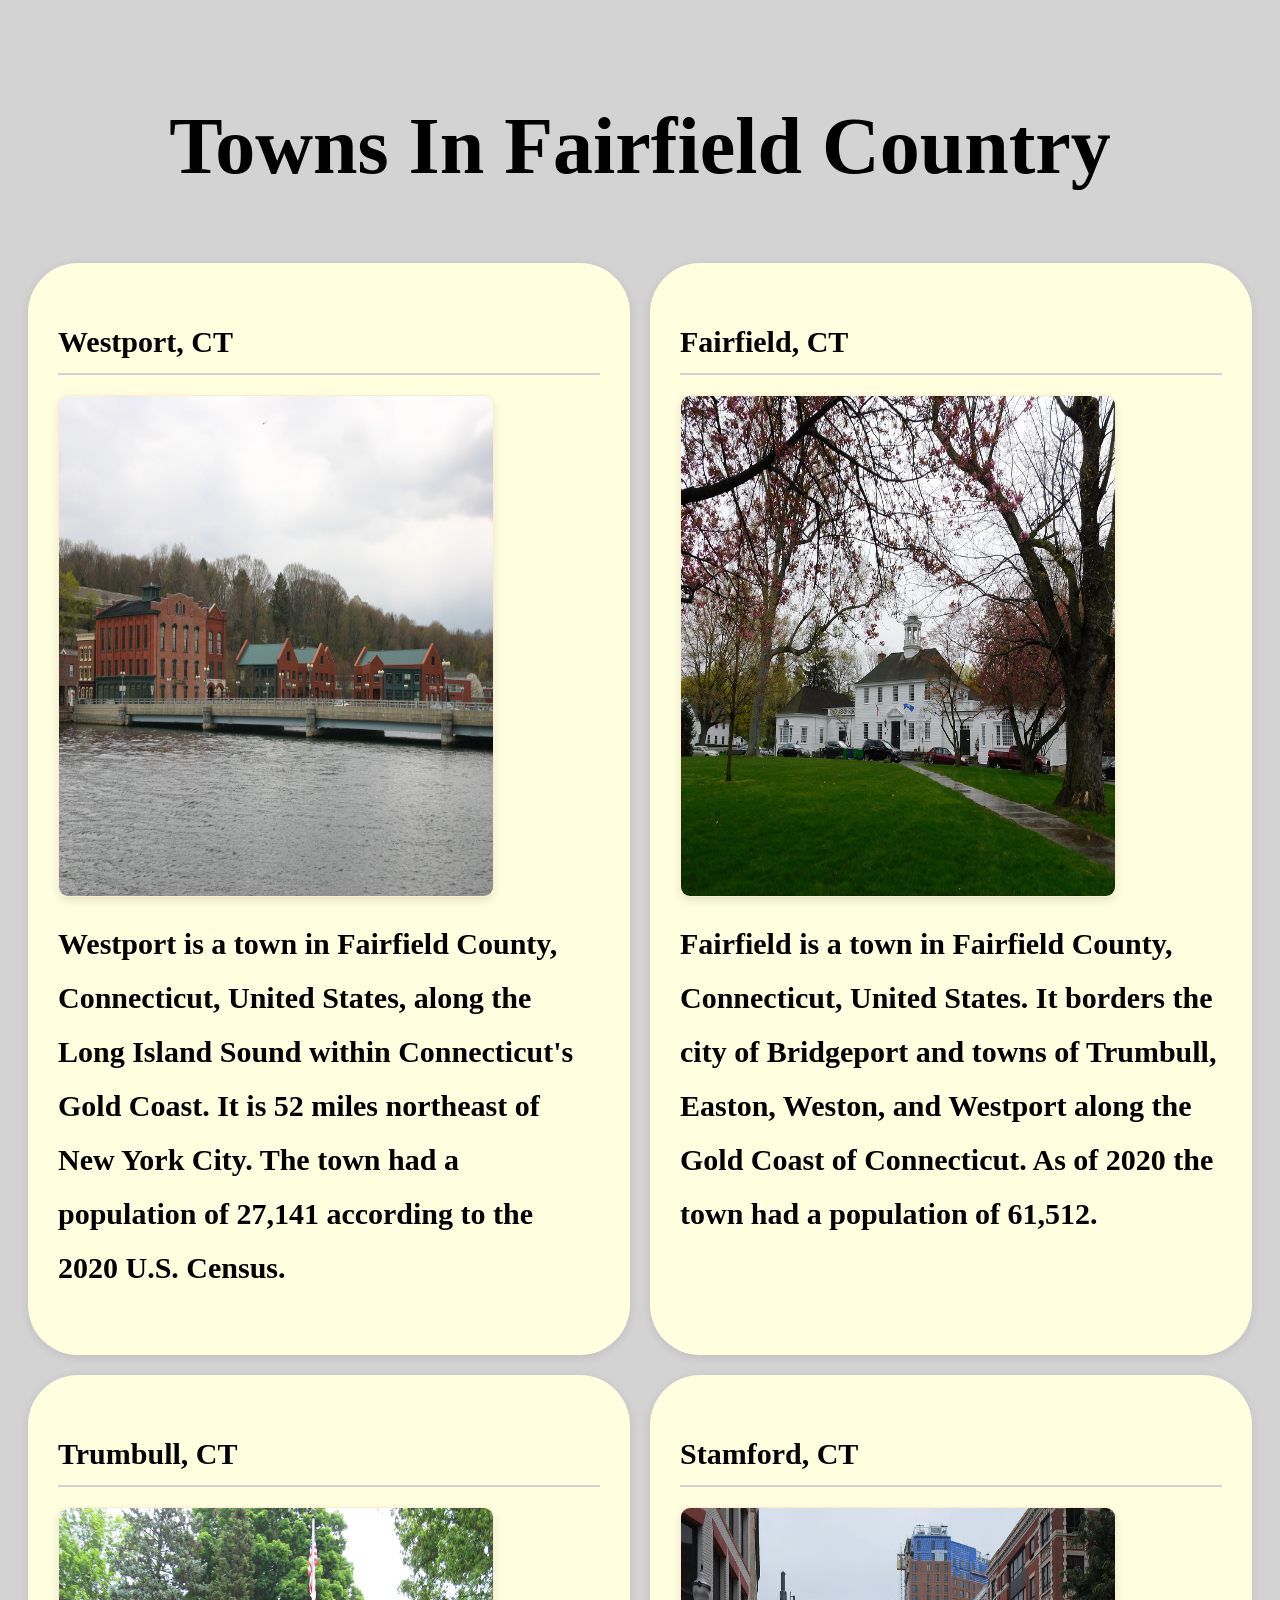
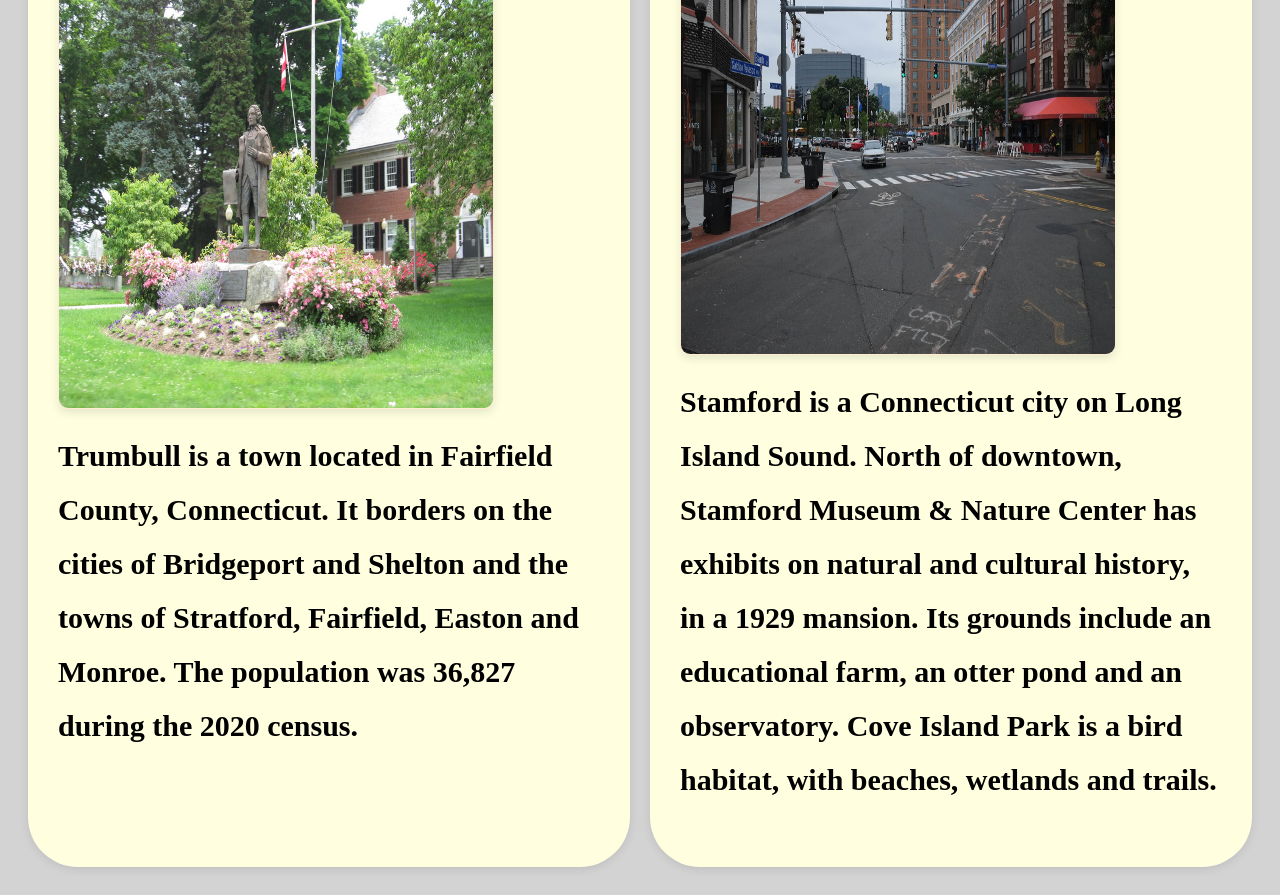
<file: shivani_singh_CSS_project/CSS_project_4/index.html>
<!DOCTYPE html>
<html lang="en">
<head>
    <meta charset="UTF-8">
    <meta name="viewport" content="width=device-width, initial-scale=1.0">
    <title>Towns in Fairfield County</title>
    <link rel="stylesheet" href="styles.css">
</head>
<body>
    <h1>Towns In Fairfield Country</h1>
        <div class="container">
            <div class="column left-column">
                <div class="section">
                    <h2>Westport, CT</h2>
                    <img src="bridge.jpeg" alt="Bridgeport" />
                    <p>Westport is a town in Fairfield County, Connecticut, United States, along the Long Island Sound within Connecticut's Gold Coast. It is 52 miles northeast of New York City. The town had a population of 27,141 according to the 2020 U.S. Census.</p>
                </div>
                <div class="section">
                    <h2>Trumbull, CT</h2>
                    <img src="trumbull.jpeg" alt="Trumbull"/>
                    <p>Trumbull is a town located in Fairfield County, Connecticut. It borders on the cities of Bridgeport and Shelton and the towns of Stratford, Fairfield, Easton and Monroe. The population was 36,827 during the 2020 census.</p>
                </div>
            </div>
            <div class="column right-column">
                <div class="section">
                    
                    <h2>Fairfield, CT</h2>
                    <img src="fairfield.jpeg" alt="Fairfield" />
                    <p>Fairfield is a town in Fairfield County, Connecticut, United States. It borders the city of Bridgeport and towns of Trumbull, Easton, Weston, and Westport along the Gold Coast of Connecticut. As of 2020 the town had a population of 61,512.</p>
                </div>
                <div class="section">
                    <h2>Stamford, CT</h2>
                    <img src="stamford.jpeg" alt="Stamford" />
                    <p>Stamford is a Connecticut city on Long Island Sound. North of downtown, Stamford Museum & Nature Center has exhibits on natural and cultural history, in a 1929 mansion. Its grounds include an educational farm, an otter pond and an observatory. Cove Island Park is a bird habitat, with beaches, wetlands and trails.</p>
                </div>
            </div>
        </div>
</body>
</html>
</file>
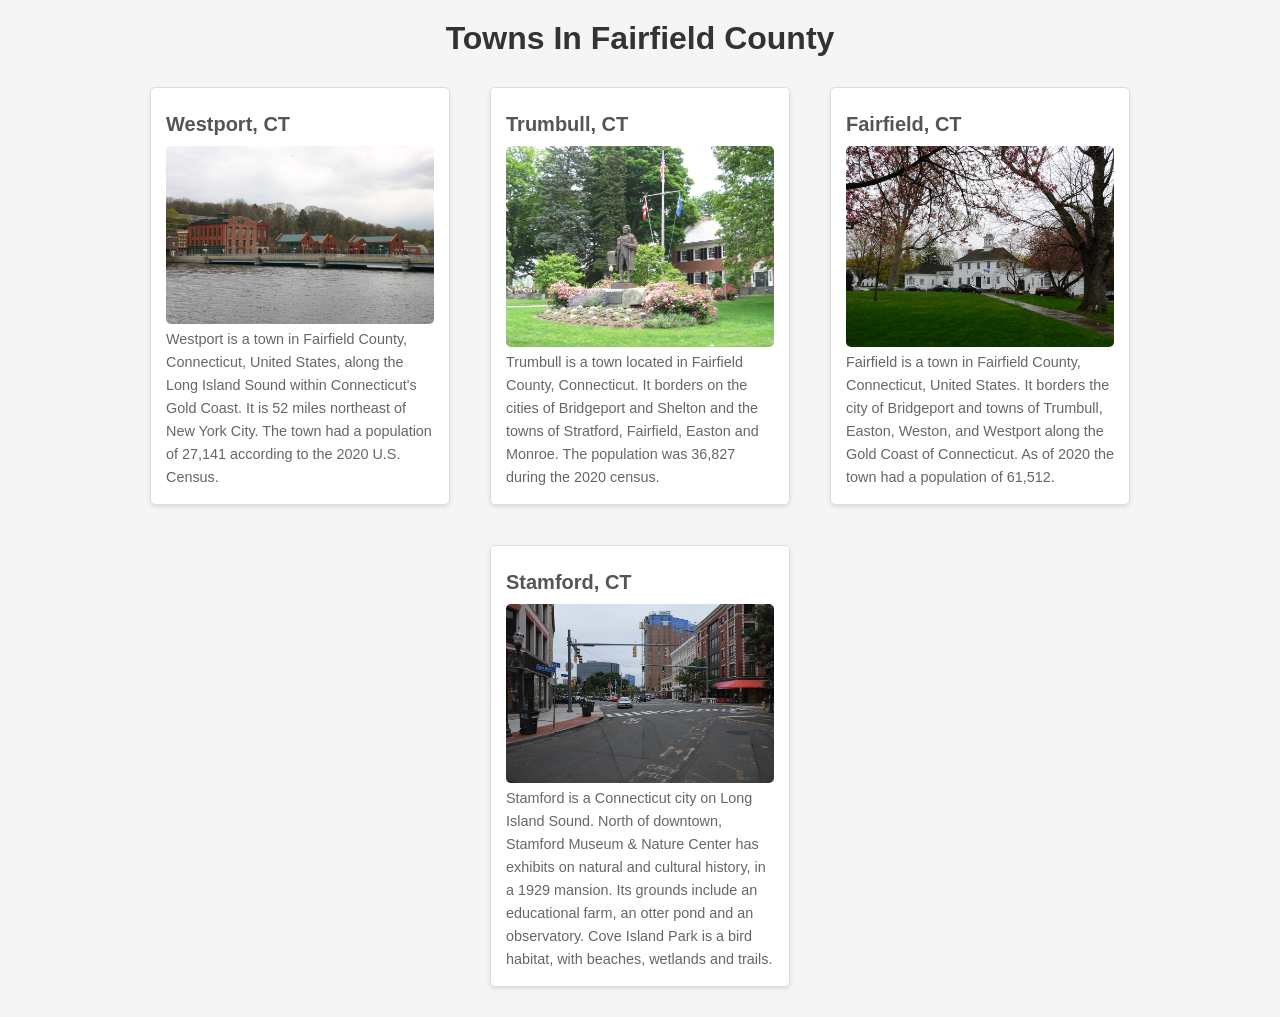
<file: shivani_singh_CSS_project/CSS_project_5/index.html>
<!DOCTYPE html>
<html lang="en">
<head>
    <meta charset="UTF-8">
    <meta name="viewport" content="width=device-width, initial-scale=1.0">
    <title>Towns in Fairfield County</title>
    <link rel="stylesheet" href="styles.css">
</head>
<body>
    <h1>Towns In Fairfield County</h1>
    <div class="container">
        <div class="card">
            <h2>Westport, CT</h2>
            <img src="bridge.jpeg" alt="Westport" />
            <p>Westport is a town in Fairfield County, Connecticut, United States, along the Long Island Sound within Connecticut's Gold Coast. It is 52 miles northeast of New York City. The town had a population of 27,141 according to the 2020 U.S. Census.</p>
        </div>
        <div class="card">
            <h2>Trumbull, CT</h2>
            <img src="trumbull.jpeg" alt="Trumbull" />
            <p>Trumbull is a town located in Fairfield County, Connecticut. It borders on the cities of Bridgeport and Shelton and the towns of Stratford, Fairfield, Easton and Monroe. The population was 36,827 during the 2020 census.</p>
        </div>
        <div class="card">
            <h2>Fairfield, CT</h2>
            <img src="fairfield.jpeg" alt="Fairfield" />
            <p>Fairfield is a town in Fairfield County, Connecticut, United States. It borders the city of Bridgeport and towns of Trumbull, Easton, Weston, and Westport along the Gold Coast of Connecticut. As of 2020 the town had a population of 61,512.</p>
        </div>
        <div class="card">
            <h2>Stamford, CT</h2>
            <img src="stamford.jpeg" alt="Stamford" />
            <p>Stamford is a Connecticut city on Long Island Sound. North of downtown, Stamford Museum & Nature Center has exhibits on natural and cultural history, in a 1929 mansion. Its grounds include an educational farm, an otter pond and an observatory. Cove Island Park is a bird habitat, with beaches, wetlands and trails.</p>
        </div>
    </div>
</body>
</html>
</file>
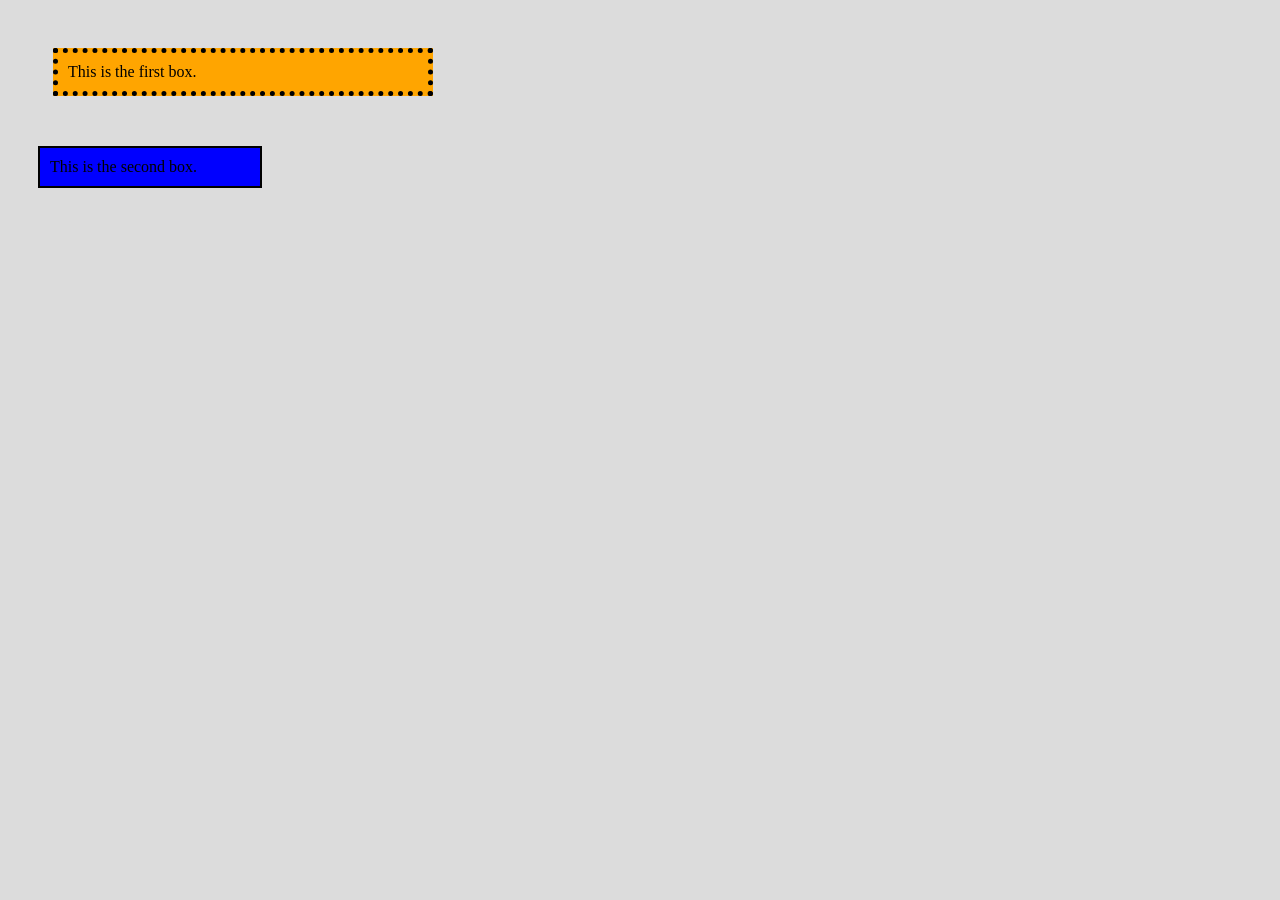
<file: shivani_singh_CSS_project/CSS-project_3/boxes.html>
<!DOCTYPE html>
<html lang="en">
<head>
    <meta charset="UTF-8">
    <meta name="viewport" content="width=device-width, initial-scale=1.0">
    <title>Styled Boxes</title>
    <link rel="stylesheet" href="boxes_style.css">
</head>
<body>
    <div class="box first-box">
        This is the first box.
    </div>
    <div class="box second-box">
        This is the second box.
    </div>
</body>
</html>
</file>
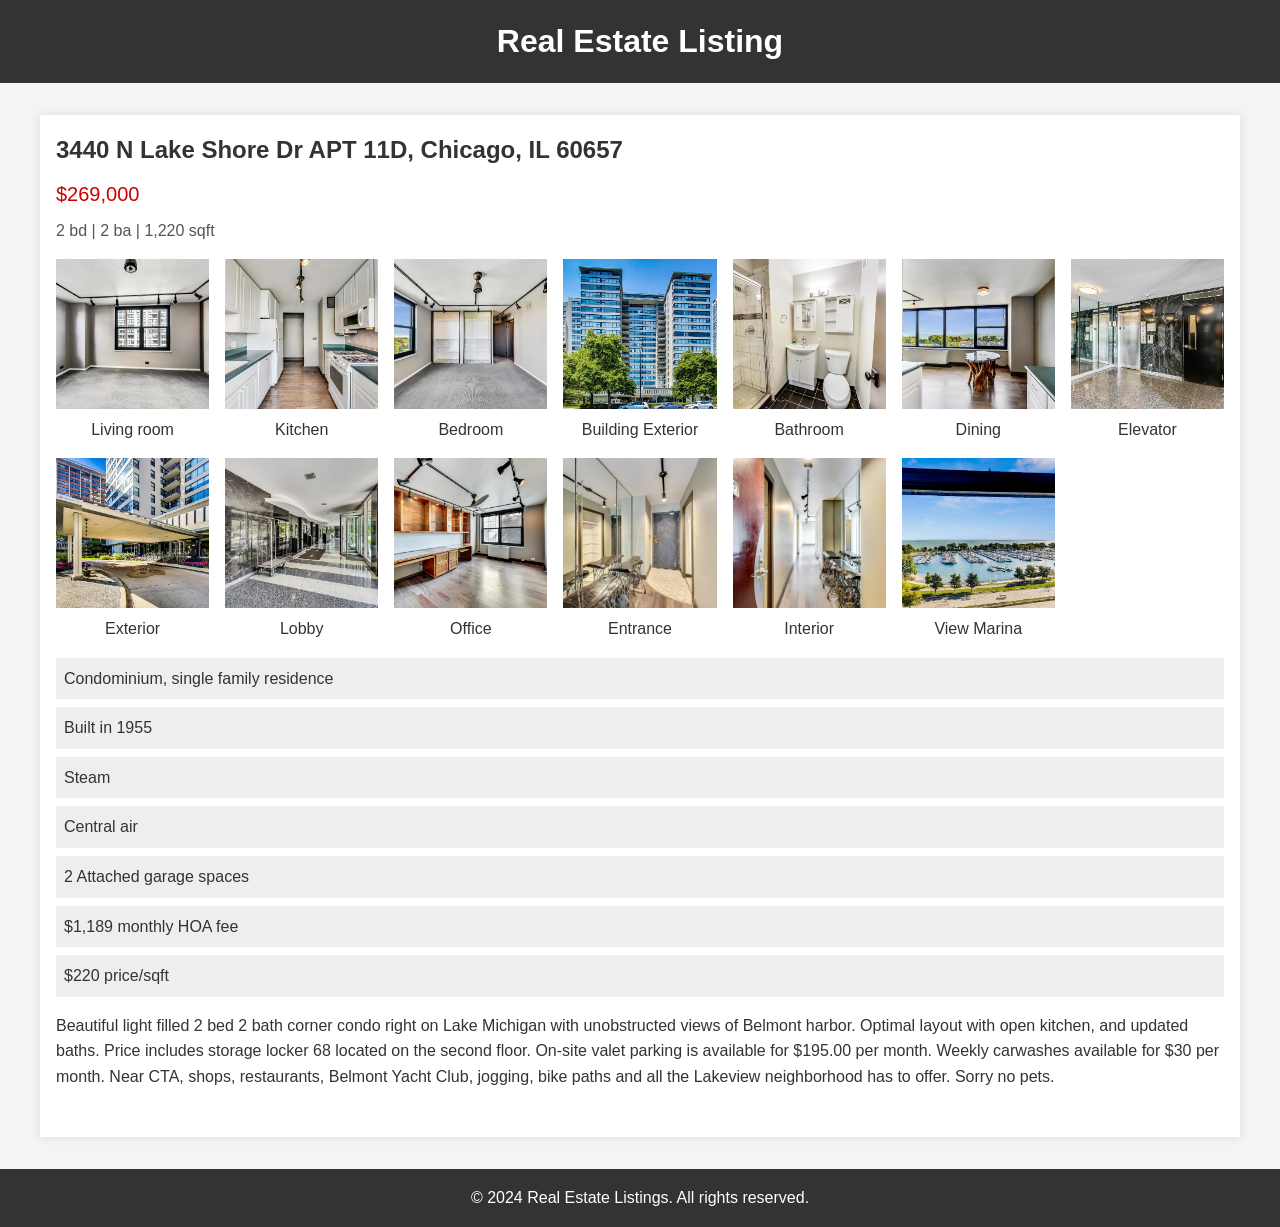
<file: shivani_singh_CSS_project/CSS_final/real_estate.html>
<!DOCTYPE html>
<html lang="en">
<head>
    <meta charset="UTF-8">
    <meta name="viewport" content="width=device-width, initial-scale=1.0">
    <title>Real Estate Listing</title>
    <link rel="stylesheet" href="styles.css">
</head>
<body>
    <header>
        <h1>Real Estate Listing</h1>
    </header>
    <main>
        <section class="property">
            <h2>3440 N Lake Shore Dr APT 11D, Chicago, IL 60657</h2>
            <p class="price">$269,000</p>
            <p class="details">2 bd | 2 ba | 1,220 sqft</p>
            <div class="images">
                <figure>
                    <img src="living.png" alt="Living room">
                    <figcaption>Living room</figcaption>
                </figure>
                <figure>
                    <img src="kitchen.png" alt="Kitchen">
                    <figcaption>Kitchen</figcaption>
                </figure>
                <figure>
                    <img src="bedroom .png" alt="Bedroom">
                    <figcaption>Bedroom</figcaption>
                </figure>
                <figure>
                    <img src="Building Exterior.png" alt="Building Exterior">
                    <figcaption>Building Exterior</figcaption>
                </figure>
                <figure>
                    <img src="bathroom.png" alt="Bathroom">
                    <figcaption>Bathroom</figcaption>
                </figure>
                <figure>
                    <img src="dining.png" alt="Dining">
                    <figcaption>Dining</figcaption>
                </figure>
                <figure>
                    <img src="elevator.png" alt="Elevator">
                    <figcaption>Elevator</figcaption>
                </figure>
                <figure>
                    <img src="exterior.png" alt="Exterior">
                    <figcaption>Exterior</figcaption>
                </figure>
                <figure>
                    <img src="lobby.png" alt="Lobby">
                    <figcaption>Lobby</figcaption>
                </figure>
                <figure>
                    <img src="office.png" alt="Office">
                    <figcaption>Office</figcaption>
                </figure>
                <figure>
                    <img src="entrance.png" alt="Entrance">
                    <figcaption>Entrance</figcaption>
                </figure>
                <figure>
                    <img src="interior.png" alt="Interior">
                    <figcaption>Interior</figcaption>
                </figure>
                <figure>
                    <img src="view-marina.png" alt="View Marina">
                    <figcaption>View Marina</figcaption>
                </figure>
            </div>
            <ul class="features">
                <li>Condominium, single family residence</li>
                <li>Built in 1955</li>
                <li>Steam</li>
                <li>Central air</li>
                <li>2 Attached garage spaces</li>
                <li>$1,189 monthly HOA fee</li>
                <li>$220 price/sqft</li>
            </ul>
            <p class="description">
                Beautiful light filled 2 bed 2 bath corner condo right on Lake Michigan with unobstructed views of Belmont harbor. Optimal layout with open kitchen, and updated baths. Price includes storage locker 68 located on the second floor. On-site valet parking is available for $195.00 per month. Weekly carwashes available for $30 per month. Near CTA, shops, restaurants, Belmont Yacht Club, jogging, bike paths and all the Lakeview neighborhood has to offer. Sorry no pets.
            </p>
        </section>
    </main>
    <footer>
        <p>&copy; 2024 Real Estate Listings. All rights reserved.</p>
    </footer>
</body>
</html>
</file>
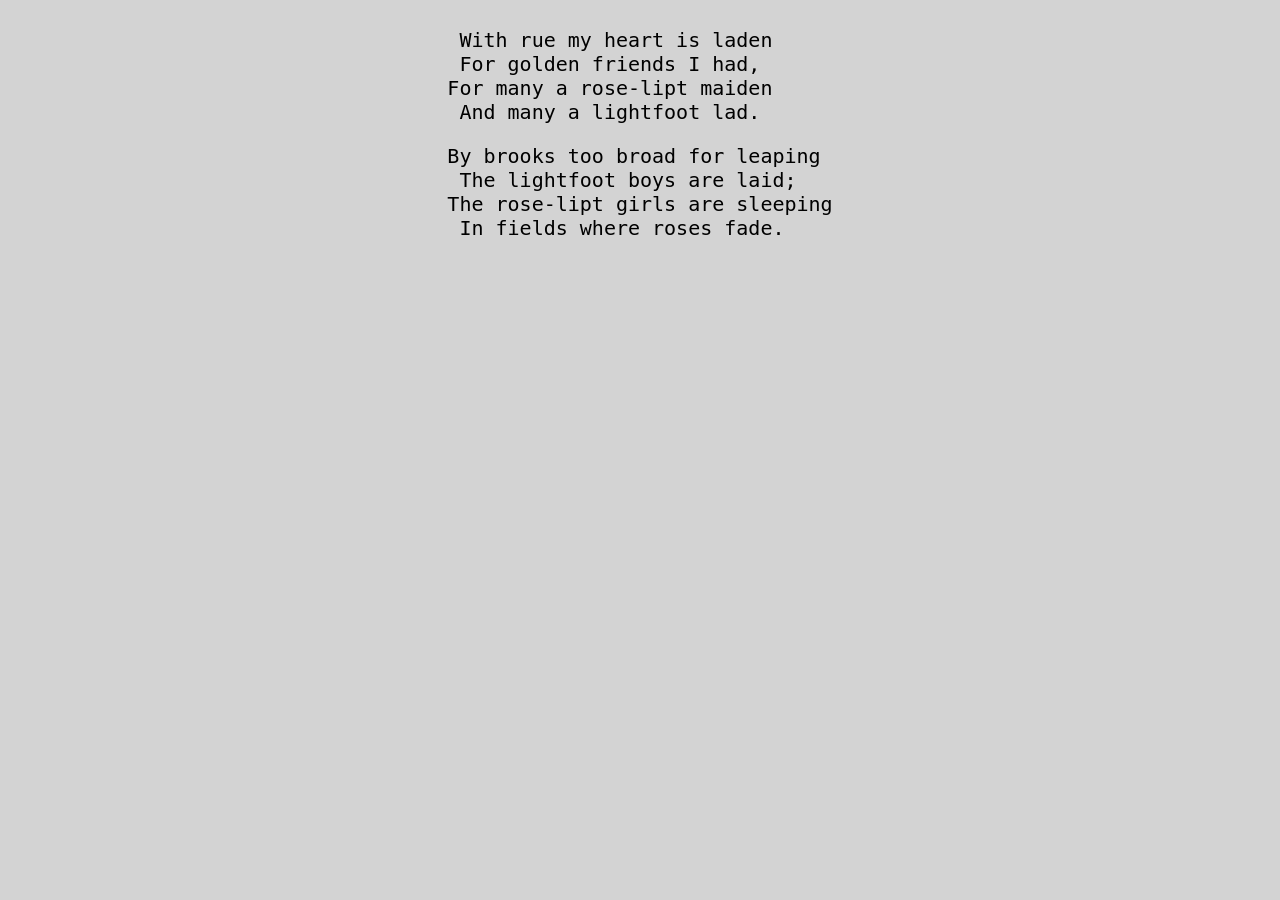
<file: shivani_singh_CSS_project/CSS_project_1/poem.html>
<!DOCTYPE html>
<html lang="en">
<head>
    <meta charset="UTF-8">
    <meta name="viewport" content="width=device-width, initial-scale=1.0">
    <title>Poem By AE Houseman</title>
    <link rel="stylesheet" href="poem_style.css"/>
</head>
<body>
    <div class="Poem">
            <pre> With rue my heart is laden 
 For golden friends I had,
For many a rose-lipt maiden
 And many a lightfoot lad.</pre>
            <pre>By brooks too broad for leaping
 The lightfoot boys are laid;
The rose-lipt girls are sleeping
 In fields where roses fade.
            </pre>
    </div>
</body>
</html>
</file>
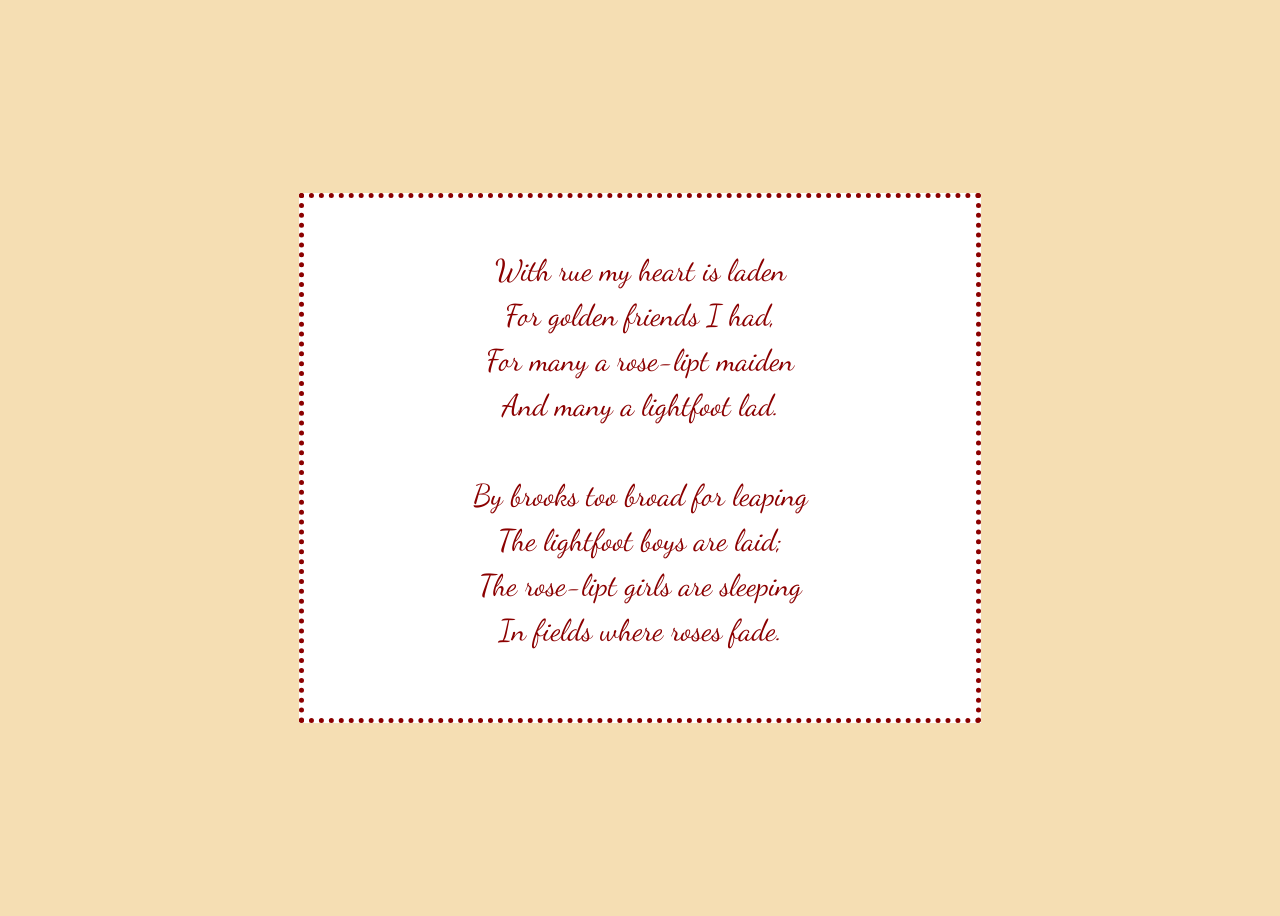
<file: shivani_singh_CSS_project/CSS_project_2/poem.html>
<!DOCTYPE html>
<html lang="en">
<head>
    <meta charset="UTF-8">
    <meta name="viewport" content="width=device-width, initial-scale=1.0">
    <title>Poem by AE Houseman</title>
    <link rel="stylesheet" href="poem_style.css">
</head>
<body>
    <div class="poem">
        <p>With rue my heart is laden<br>
        For golden friends I had,<br>
        For many a rose-lipt maiden<br>
        And many a lightfoot lad.</p>
        <p>By brooks too broad for leaping<br>
        The lightfoot boys are laid;<br>
        The rose-lipt girls are sleeping<br>
        In fields where roses fade.</p>
    </div>
</body>
</html>
</file>
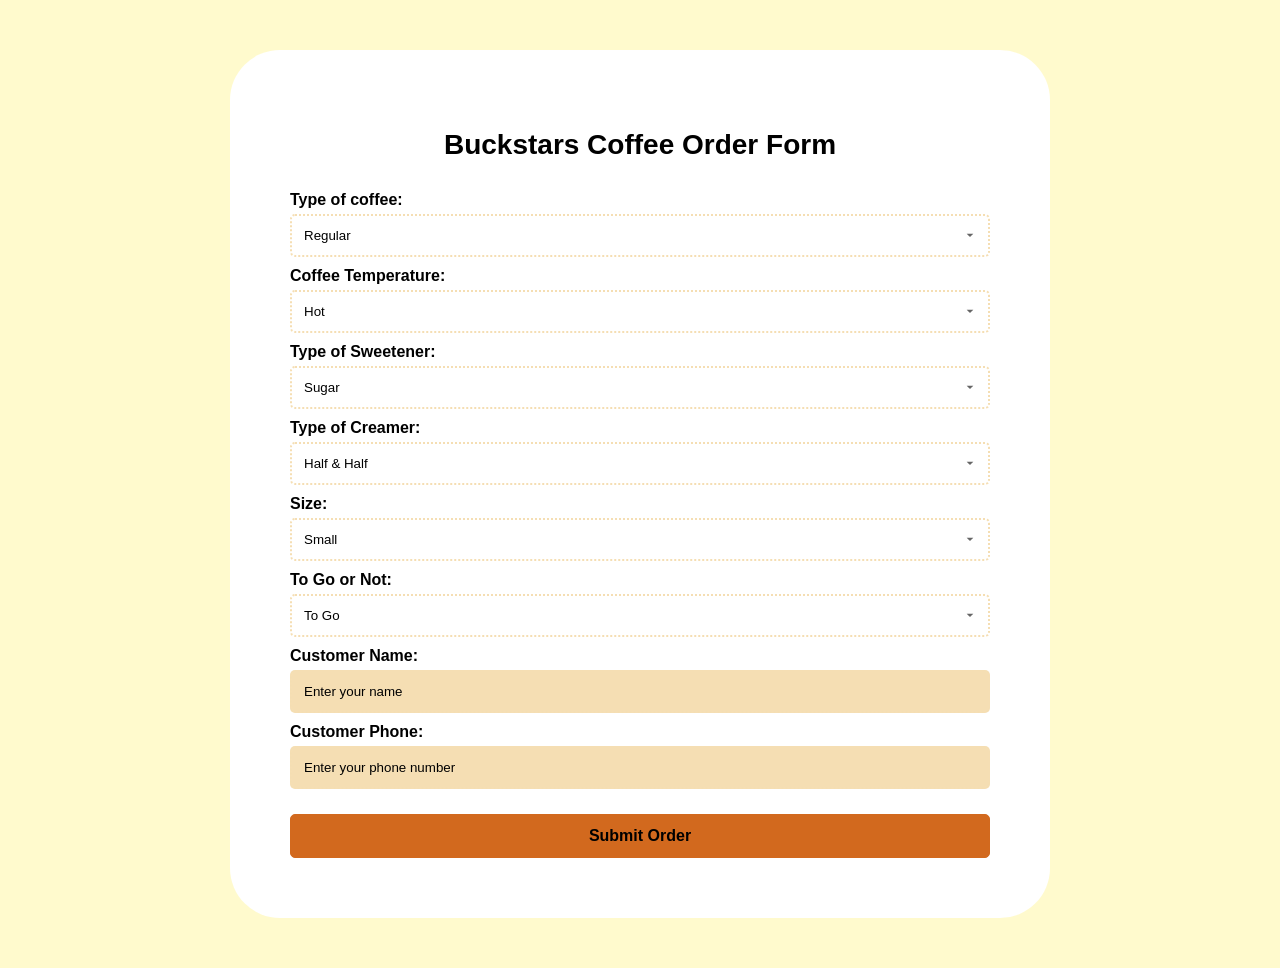
<file: shivani_singh_CSS_project/CSS_project_6/form.html>
<!DOCTYPE html>
<html lang="en">
<head>
    <meta charset="UTF-8">
    <meta name="viewport" content="width=device-width, initial-scale=1.0">
    <title>Buckstars Coffee Order Form</title>
    <link rel="stylesheet" href="form_style.css">
</head>
<body>
    <div class="form-container">
        <h1>Buckstars Coffee Order Form</h1>
        <form>
            <label for="type-of-coffee">Type of coffee:</label>
            <select id="type-of-coffee" name="type-of-coffee">
                <option value="regular">Regular</option>
                <option value="decaf">Decaf</option>
                <option value="50-50">50/50</option>
            </select>

            <label for="coffee-temp">Coffee Temperature:</label>
            <select id="coffee-temp" name="coffee-temp">
                <option value="hot">Hot</option>
                <option value="iced">Iced</option>
            </select>

            <label for="sweetener">Type of Sweetener:</label>
            <select id="sweetener" name="sweetener">
                <option value="sugar">Sugar</option>
                <option value="splenda">Splenda</option>
                <option value="equal">Equal</option>
                <option value="sweet-n-low">Sweet n’ Low</option>
                <option value="stevia">Stevia</option>
            </select>

            <label for="creamer">Type of Creamer:</label>
            <select id="creamer" name="creamer">
                <option value="half-and-half">Half & Half</option>
                <option value="whole-milk">Whole Milk</option>
                <option value="skim-milk">Skim Milk</option>
                <option value="almond-milk">Almond Milk</option>
                <option value="oat-milk">Oat Milk</option>
            </select>

            <label for="size">Size:</label>
            <select id="size" name="size">
                <option value="small">Small</option>
                <option value="medium">Medium</option>
                <option value="large">Large</option>
            </select>

            <label for="to-go">To Go or Not:</label>
            <select id="to-go" name="to-go">
                <option value="to-go">To Go</option>
                <option value="not-to-go">Not To Go</option>
            </select>

            <label for="customer-name">Customer Name:</label>
            <input type="text" id="customer-name" name="customer-name" placeholder="Enter your name" required>

            <label for="customer-phone">Customer Phone:</label>
            <input type="tel" id="customer-phone" name="customer-phone" placeholder="Enter your phone number" required>

            <button type="submit">Submit Order</button>
        </form>
    </div>
</body>
</html>
</file>
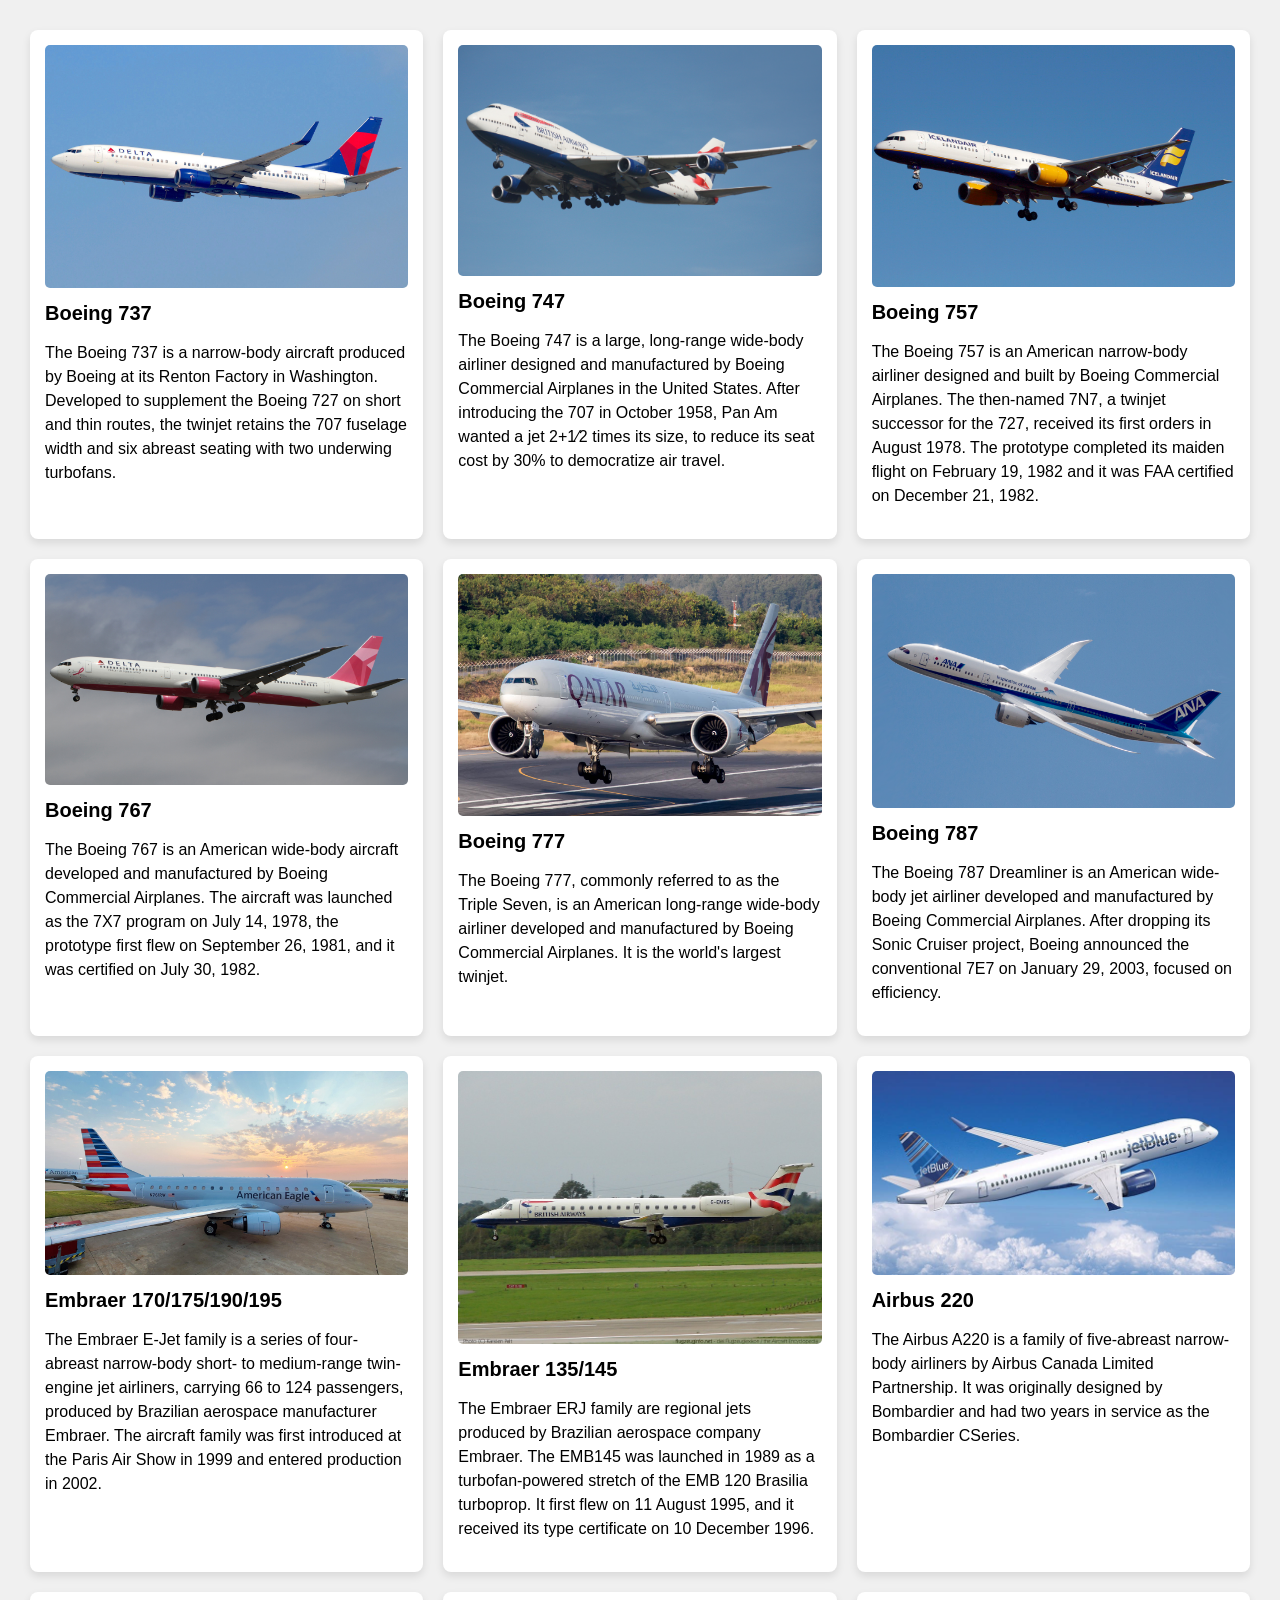
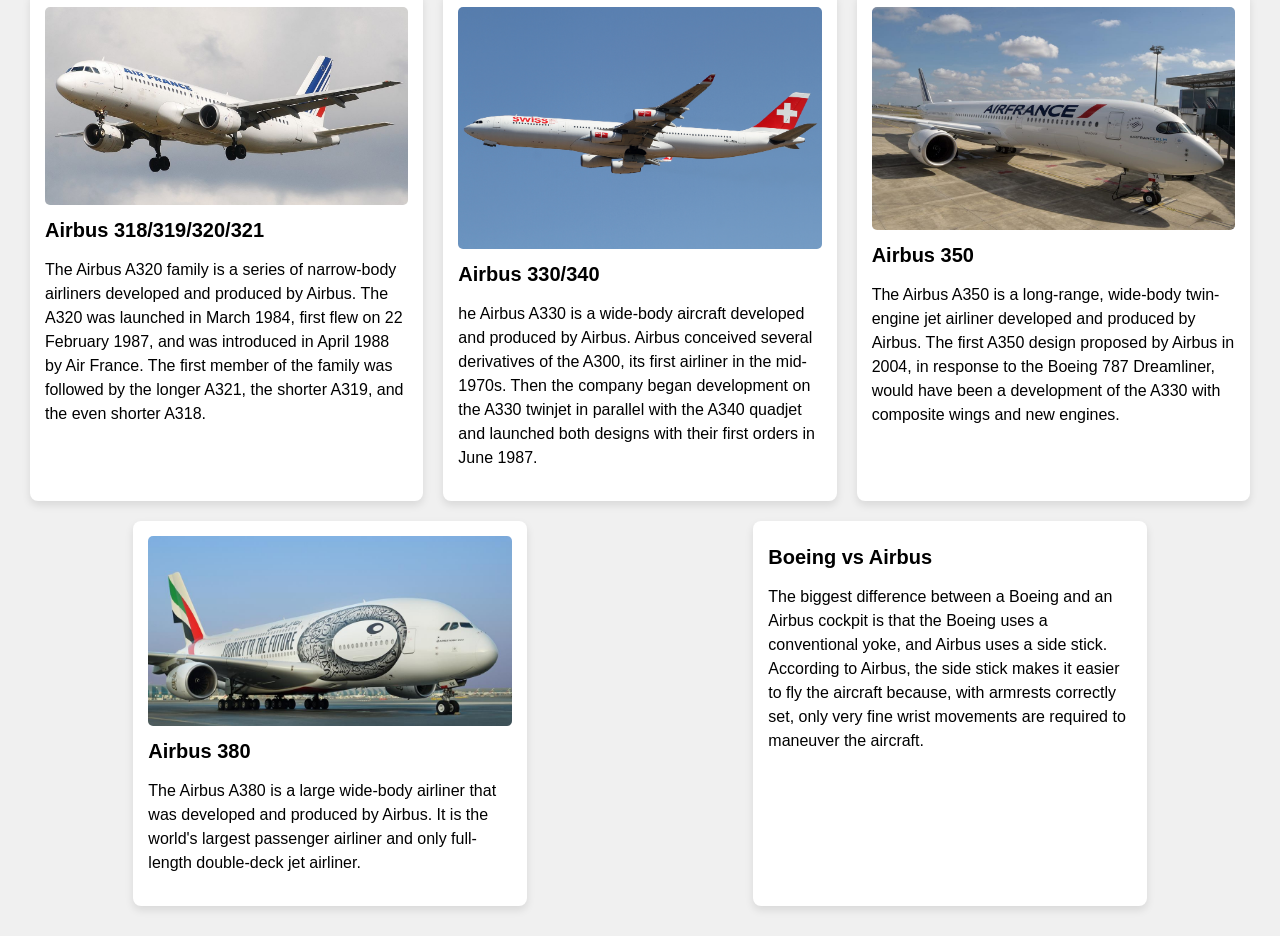
<file: shivani_singh_CSS_project/CSS_project_7/aircraft.html>
<!DOCTYPE html>
<html lang="en">
<head>
    <meta charset="UTF-8">
    <meta name="viewport" content="width=device-width, initial-scale=1.0">
    <title>Common Commercial Aircraft</title>
    <link rel="stylesheet" href="style.css">
</head>
<body>
    <div class="container">
        <div class="aircraft">
            <img src="737.jpg" alt="Boeing 737">
            <h2>Boeing 737</h2>
            <p>The Boeing 737 is a narrow-body aircraft produced by Boeing at its Renton Factory in Washington. Developed to supplement the Boeing 727 on short and thin routes, the twinjet retains the 707 fuselage width and six abreast seating with two underwing turbofans.</p>
        </div>

        <div class="aircraft">
            <img src="747.jpg" alt="Boeing 747">
            <h2>Boeing 747</h2>
            <p>The Boeing 747 is a large, long-range wide-body airliner designed and manufactured by Boeing Commercial Airplanes in the United States. After introducing the 707 in October 1958, Pan Am wanted a jet 2+1⁄2 times its size, to reduce its seat cost by 30% to democratize air travel.</p>
        </div>

        <div class="aircraft">
            <img src="757.jpg" alt="Boeing 757">
            <h2>Boeing 757</h2>
            <p>The Boeing 757 is an American narrow-body airliner designed and built by Boeing Commercial Airplanes. The then-named 7N7, a twinjet successor for the 727, received its first orders in August 1978. The prototype completed its maiden flight on February 19, 1982 and it was FAA certified on December 21, 1982.</p>
        </div>

        <div class="aircraft">
            <img src="767.jpg" alt="Boeing 767">
            <h2>Boeing 767</h2>
            <p>The Boeing 767 is an American wide-body aircraft developed and manufactured by Boeing Commercial Airplanes. The aircraft was launched as the 7X7 program on July 14, 1978, the prototype first flew on September 26, 1981, and it was certified on July 30, 1982.</p>
        </div>

        <div class="aircraft">
            <img src="777.jpg" alt="Boeing 777">
            <h2>Boeing 777</h2>
            <p>The Boeing 777, commonly referred to as the Triple Seven, is an American long-range wide-body airliner developed and manufactured by Boeing Commercial Airplanes. It is the world's largest twinjet.</p>
        </div>

        <div class="aircraft">
            <img src="787.jpg" alt="Boeing 787">
            <h2>Boeing 787</h2>
            <p>The Boeing 787 Dreamliner is an American wide-body jet airliner developed and manufactured by Boeing Commercial Airplanes. After dropping its Sonic Cruiser project, Boeing announced the conventional 7E7 on January 29, 2003, focused on efficiency.</p>
        </div>

        <div class="aircraft">
            <img src="170.jpg" alt="Embraer 170/175/190/195">
            <h2>Embraer 170/175/190/195</h2>
            <p>The Embraer E-Jet family is a series of four-abreast narrow-body short- to medium-range twin-engine jet airliners, carrying 66 to 124 passengers, produced by Brazilian aerospace manufacturer Embraer. The aircraft family was first introduced at the Paris Air Show in 1999 and entered production in 2002.</p>
        </div>

        <div class="aircraft">
            <img src="145.jpg" alt="Embraer 135/145">
            <h2>Embraer 135/145</h2>
            <p>The Embraer ERJ family are regional jets produced by Brazilian aerospace company Embraer. The EMB145 was launched in 1989 as a turbofan-powered stretch of the EMB 120 Brasilia turboprop. It first flew on 11 August 1995, and it received its type certificate on 10 December 1996.</p>
        </div>

        <div class="aircraft">
            <img src="A220.jpg" alt="Airbus 220">
            <h2>Airbus 220</h2>
            <p>The Airbus A220 is a family of five-abreast narrow-body airliners by Airbus Canada Limited Partnership. It was originally designed by Bombardier and had two years in service as the Bombardier CSeries.</p>
        </div>

        <div class="aircraft">
            <img src="A320.jpg" alt="Airbus 318/319/320/321">
            <h2>Airbus 318/319/320/321</h2>
            <p>The Airbus A320 family is a series of narrow-body airliners developed and produced by Airbus. The A320 was launched in March 1984, first flew on 22 February 1987, and was introduced in April 1988 by Air France. The first member of the family was followed by the longer A321, the shorter A319, and the even shorter A318.</p>
        </div>
        <div class="aircraft">
            <img src="A340.jpg" alt="Airbus 330/340 ">
            <h2>Airbus 330/340 </h2>
            <p>he Airbus A330 is a wide-body aircraft developed and produced by Airbus. Airbus conceived several derivatives of the A300, its first airliner in the mid-1970s. Then the company began development on the A330 twinjet in parallel with the A340 quadjet and launched both designs with their first orders in June 1987.</p>
        </div>
        <div class="aircraft">
            <img src="A350.jpg" alt="Airbus 350 ">
            <h2>Airbus 350</h2>
            <p>The Airbus A350 is a long-range, wide-body twin-engine jet airliner developed and produced by Airbus. The first A350 design proposed by Airbus in 2004, in response to the Boeing 787 Dreamliner, would have been a development of the A330 with composite wings and new engines.</p>
        </div>
        <div class="aircraft">
            <img src="A380.jpg" alt="Airbus 380 ">
            <h2>Airbus 380</h2>
            <p>The Airbus A380 is a large wide-body airliner that was developed and produced by Airbus. It is the world's largest passenger airliner and only full-length double-deck jet airliner.
            </p>
        </div>
        <div class="aircraft">
            
            <h2>Boeing vs Airbus</h2>
            <p>The biggest difference between a Boeing and an Airbus cockpit is that the Boeing uses a conventional yoke, and Airbus uses a side stick. According to Airbus, the side stick makes it easier to fly the aircraft because, with armrests correctly set, only very fine wrist movements are required to maneuver the aircraft.</p>
        </div>
    </div>
</body>
</html>
</file>
<file: shivani_singh_CSS_project/CSS_project_4/styles.css>
h1{
    text-align: center;
    font-size: 500%;
}

body {
    font-family: 'Times New Roman', Times, serif;
    background-color: lightgray;
    color: black;
    line-height: 1.6;
    padding: 20px;
}


.container {
    display:grid;
    grid-template-columns: 1fr 1fr;
    gap: 20px;
    width: 100%;
}


.column {
    display:flex;
    flex-direction:column;
    gap: 20px;
}


.section {
    background-color:lightyellow;
    padding: 30px;
    border-radius: 50px;
    box-shadow: 0 2px 10px rgba(0, 0, 0, 0.1);
    display: grid;
    flex-direction: column;
    justify-content: space-between;
    height: 10%;
}

.column .section {
    flex: 5;
    display: flex;
    flex-direction: column;
}


.section:hover {
    transform: translateY(-10px);
    box-shadow: 0 8px 16px rgba(0, 0, 0, 0.2);
}


.section h2 {
    font-size: 30px;
    color: black;
    font-weight: bolder;
    margin-bottom: 10px;
    border-bottom: 2px solid lightgrey;
    padding-bottom: 7px;
}


.section img {
    max-width: 80%;
    height: 500px;
    display: grid;
    margin: 10px 0;
    border-radius: 10px;
    border: 1px solid blanchedalmond;
    box-shadow: 0 4px 8px rgba(0, 0, 0, 0.1);
}


.section p {
    margin-top: 10px;
    line-height: 1.8;
    flex-grow: 10;
    font-weight: bolder;
    font-size: 30px ;
}
</file>
<file: shivani_singh_CSS_project/CSS_project_5/styles.css>
/* Basic Reset */
* {
    margin: 0;
    padding: 0;
    box-sizing: border-box;
}

body {
    font-family: Arial, sans-serif;
    background-color: #f5f5f5;
    margin: 0;
    padding: 20px;
}

h1 {
    text-align: center;
    margin-bottom: 20px;
    color: #333;
}

.container {
    display: flex;
    flex-wrap: wrap;
    gap: 20px;
    justify-content: center;
}

.card {
    background-color: white;
    border: 1px solid #ddd;
    border-radius: 5px;
    box-shadow: 0 2px 4px rgba(0, 0, 0, 0.1);
    width: 300px;
    margin: 10px;
    padding: 15px;
    box-sizing: border-box;
}

.card img {
    width: 100%;
    height: auto;
    border-radius: 5px;
}

.card h2 {
    font-size: 1.25em;
    margin: 10px 0;
    color: #555;
}

.card p {
    font-size: 0.9em;
    line-height: 1.6;
    color: #666;
}
</file>
<file: shivani_singh_CSS_project/CSS-project_3/boxes_style.css>
body {
    display: flex;
    flex-direction: column;
    align-items: flex-start;
    padding: 20px;
    background-color:gainsboro;
}

.box {
    padding: 10px;
}

.first-box {
    border: 5px dotted black;
    margin-top: 20px;
    width: 350px;
    margin-bottom: 40px;
    margin-left: 25px;
    padding: 10px;
    background-color: orange;
}

.second-box {
    border: 2px solid black;
    margin-top: 10px;
    width: 200px;
    margin-bottom: 20px;
    margin-left: 10px;
    background-color: blue;
}
</file>
<file: shivani_singh_CSS_project/CSS_final/styles.css>
* {
    box-sizing: border-box;
    margin: 0;
    padding: 0;
}

body {
    font-family: Arial, sans-serif;
    line-height: 1.6;
    background-color: #f4f4f4;
    color: #333;
}

header {
    background: #333;
    color: #fff;
    padding: 1rem 0;
    text-align: center;
}

h1 {
    margin: 0;
    font-size: 2rem;
}

main {
    max-width: 1200px;
    margin: 2rem auto;
    padding: 1rem;
    background: #fff;
    box-shadow: 0 0 10px rgba(0,0,0,0.1);
}

.property {
    margin-bottom: 2rem;
}

.property h2 {
    font-size: 1.5rem;
    margin-bottom: 0.5rem;
}

.property .price {
    font-size: 1.25rem;
    color: #c00;
    margin-bottom: 0.5rem;
}

.property .details {
    font-size: 1rem;
    color: #555;
    margin-bottom: 1rem;
}

.images {
    display: grid;
    grid-template-columns: repeat(auto-fill, minmax(150px, 1fr));
    gap: 1rem;
    margin-bottom: 1rem;
}

.images figure {
    margin: 0;
    text-align: center;
}

.images img {
    width: 100%;
    height: 150px;
    object-fit: cover;
}

.features {
    list-style: none;
    margin-bottom: 1rem;
}

.features li {
    background: #eee;
    margin-bottom: 0.5rem;
    padding: 0.5rem;
}

.description {
    margin-bottom: 1rem;
}

footer {
    background: #333;
    color: #fff;
    text-align: center;
    padding: 1rem 0;
    margin-top: 2rem;
}
</file>
<file: shivani_singh_CSS_project/CSS_project_1/poem_style.css>
body {
    display:flex;
    justify-content: center;
    align-items: center;
    height:auto;
    font-family: 'Times New Roman', Times, serif;
    font-size: 20px;
    color: black;
    background-color: lightgray;
    margin: 50;
}

.poem {
    text-align: center;
    max-width: 600px;
}

.poem pre {
    line-height: 1.5;
}
</file>
<file: shivani_singh_CSS_project/CSS_project_2/poem_style.css>
@import url('https://fonts.googleapis.com/css2?family=Dancing+Script:wght@700&family=Libre+Baskerville:ital@1&display=swap');

body {
    font-family: 'Libre Baskerville', serif;
    font-size: 24px;
    color:black;
    background-color: wheat;
    margin: 5;
    display: flex;
    justify-content: center;
    align-items: center;
    height: 100vh;
}

.poem {
    text-align: center;
    line-height: 1.5;
    margin: 20px;
    padding: 20px;
    border: 5px dotted darkred;
    background-color: white;
    width: 50%;
}

.poem p {
    margin-bottom: 1em;
    font-family: 'Dancing Script',cursive;
    font-size: 30px;
    color: darkred;
    margin-bottom: 1.5em;
    text-shadow:5px;
}
</file>
<file: shivani_singh_CSS_project/CSS_project_6/form_style.css>
body {
    font-family: 'Segoe UI', Tahoma, Geneva, Verdana, sans-serif;
    background-color: lemonchiffon;
    display: flex;
    justify-content: center;
    align-items: center;
    height: 100%;
    margin: 50px;
}

.form-container {
    background-color: white;
    padding: 60px;
    border-radius: 50px;
    box-shadow: 10 6px 12px rgba(0, 0, 0, 0.1);
    max-width: 700px;
    width: 100%;
}

h1 {
    text-align: center;
    color: black;
    font-size: 28px;
    margin-bottom: 20px;
}

form {
    display:flex;
    flex-direction: column;
}

label {
    margin-top: 10px;
    color: black;
    font-weight: 600;
}

select, input {
    padding: 12px;
    margin-top: 5px;
    border: 2px dotted wheat;
    border-radius: 5px;
    background-color: red;
    cursor: pointer;
    
}

select:focus, input:focus {
    border-color: lightsalmon;
    outline: none;
    background-color: wheat;
    cursor: pointer;
}

button {
    margin-top: 25px;
    padding: 12px;
    background-color: chocolate;
    color: black;
    border: 1px solid chocolate;
    border-radius: 5px;
    cursor: pointer;
    font-size: 16px;
    font-weight: 600;
    transition: background-color 0.3s ease;
}

button:hover {
    background-color: red;
}

button:focus {
    outline: none;
    background-color: white;
}

input[type="text"], input[type="tel"] {
    background-color:wheat;
}

input[type="text"]::placeholder, input[type="tel"]::placeholder {
    color: black;
}

select {
    appearance:none;
    -moz-appearance: none;
    -webkit-appearance: none;
    background: url('data:image/svg+xml;utf8,<svg fill="none" height="24" viewBox="0 0 24 24" width="24" xmlns="http://www.w3.org/2000/svg"><path d="M7 10l5 5 5-5H7z" fill="%23666"/></svg>') no-repeat right 10px center/16px 16px;
    padding-right: 40px;
}

select option {
    color: black;
    background-color: wheat;
    
}
</file>
<file: shivani_singh_CSS_project/CSS_project_7/style.css>
body {
    font-family: Arial, sans-serif;
    background-color: #f0f0f0;
    margin: 0;
    padding: 0;
}

.container {
    display: flex;
    flex-wrap: wrap;
    justify-content: space-around;
    padding: 20px;
}

.aircraft {
    background-color: #ffffff;
    border-radius: 8px;
    box-shadow: 0 4px 8px rgba(0, 0, 0, 0.1);
    margin: 10px;
    padding: 15px;
    width: calc(33.333% - 20px); 
    box-sizing: border-box;
}

.aircraft img {
    width: 100%;
    height: auto;
    border-radius: 5px;
}

.aircraft h2 {
    font-size: 20px;
    margin: 10px 0;
}

.aircraft p {
    font-size: 16px;
    line-height: 1.5;
}

@media (max-width: 800px) {
    .aircraft {
        width: calc(100% - 20px); 
    }
}
</file>
